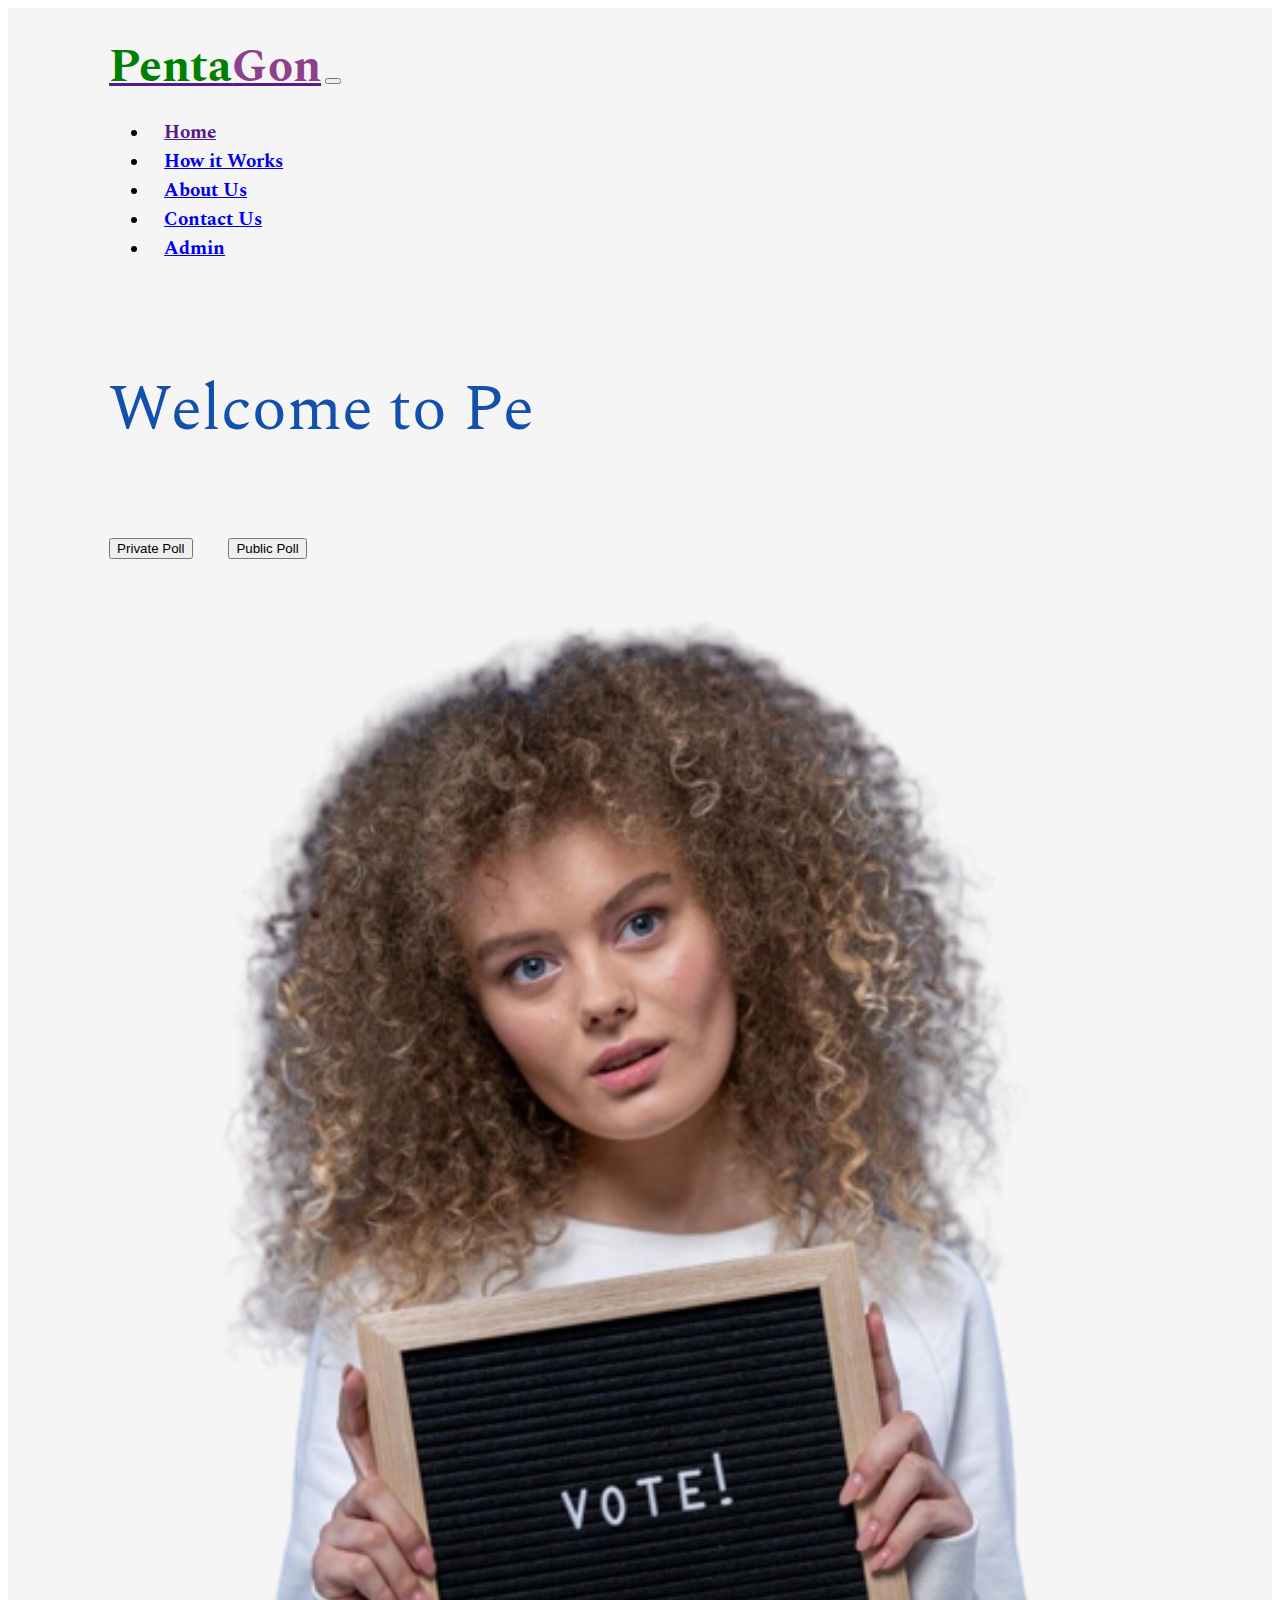
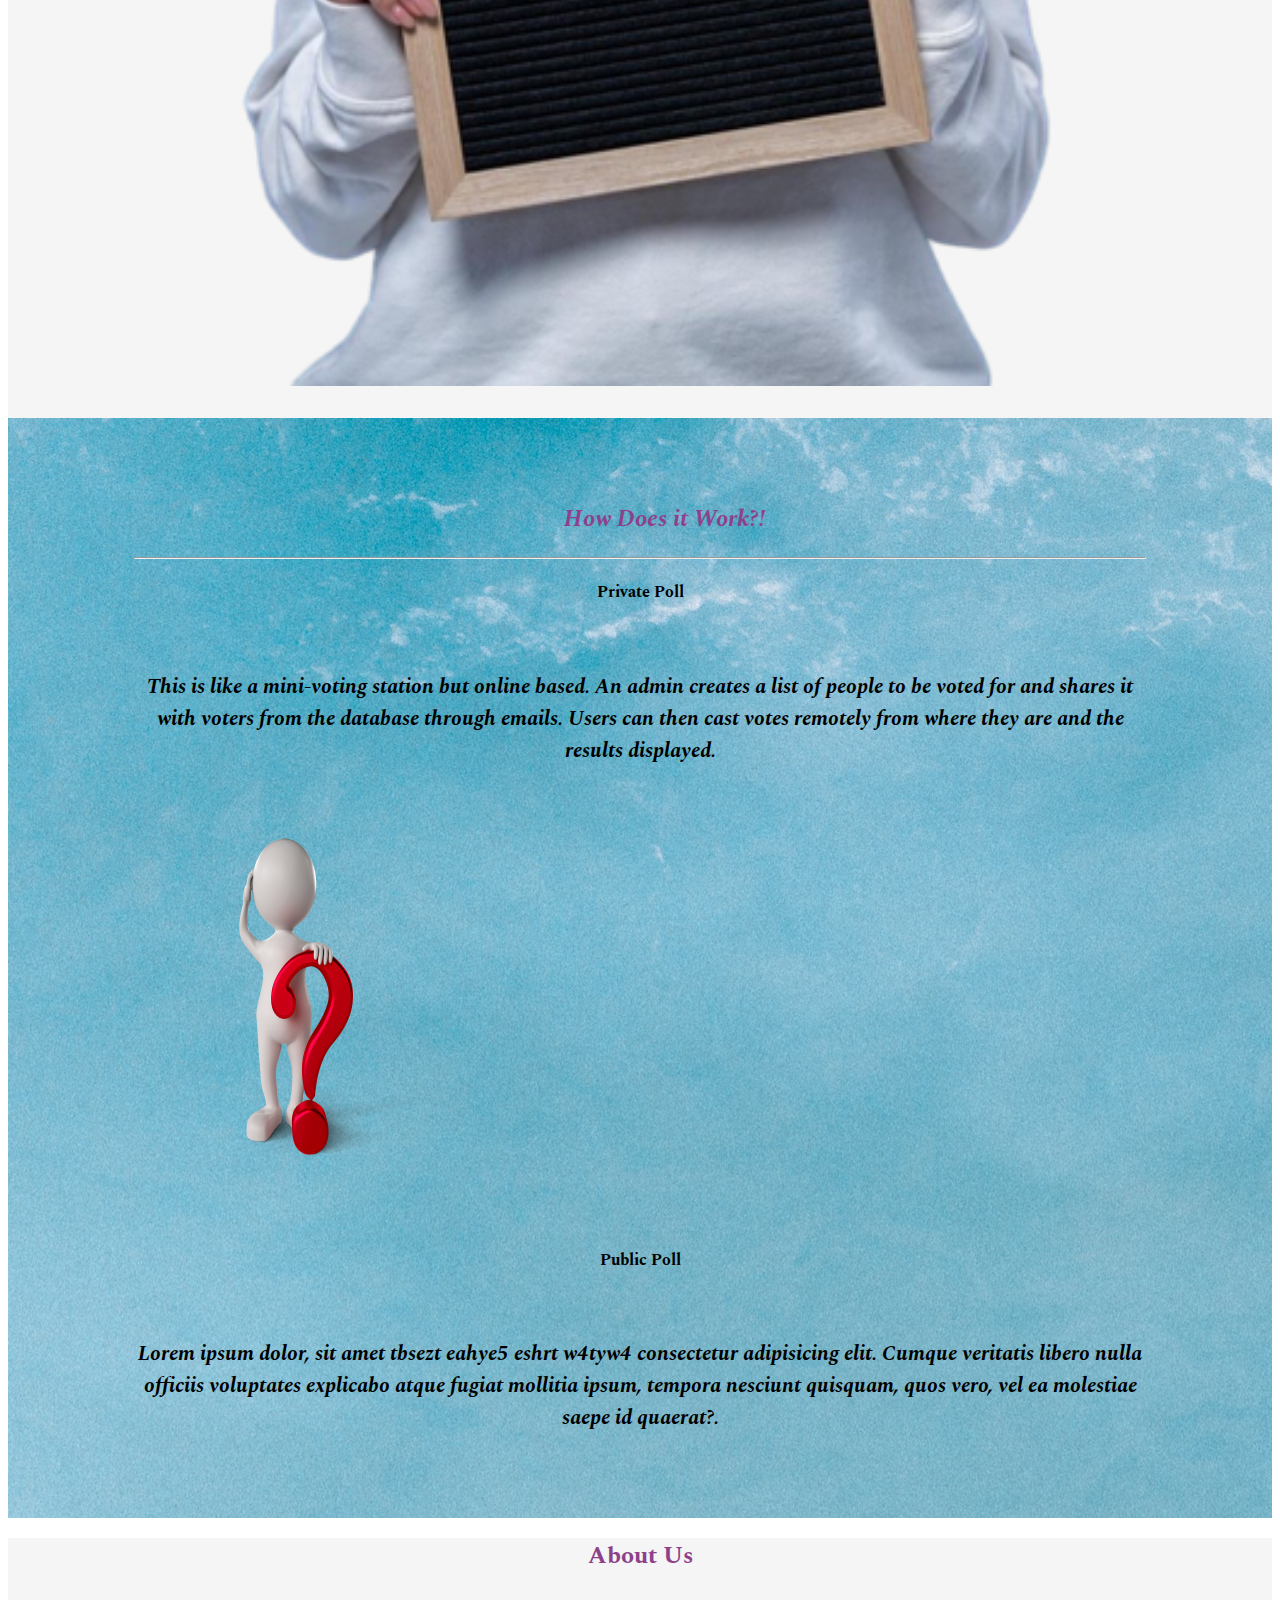
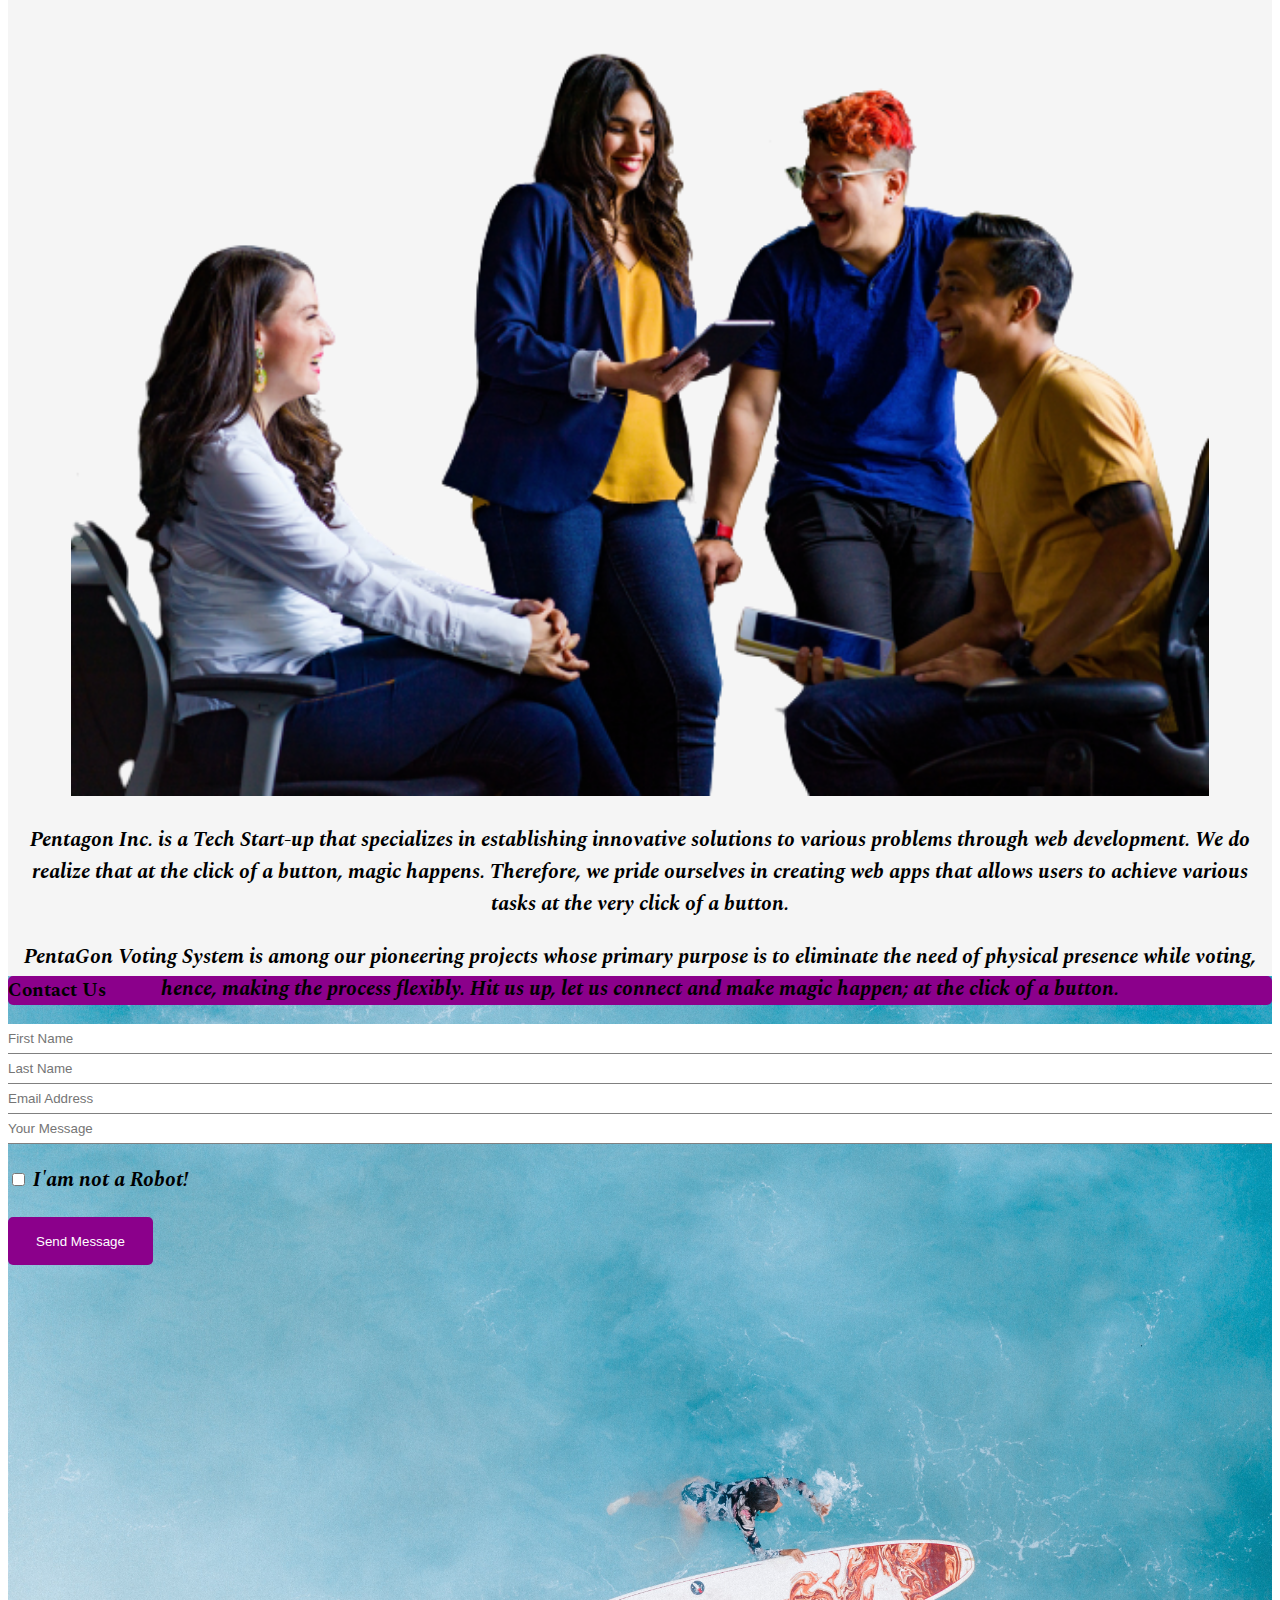
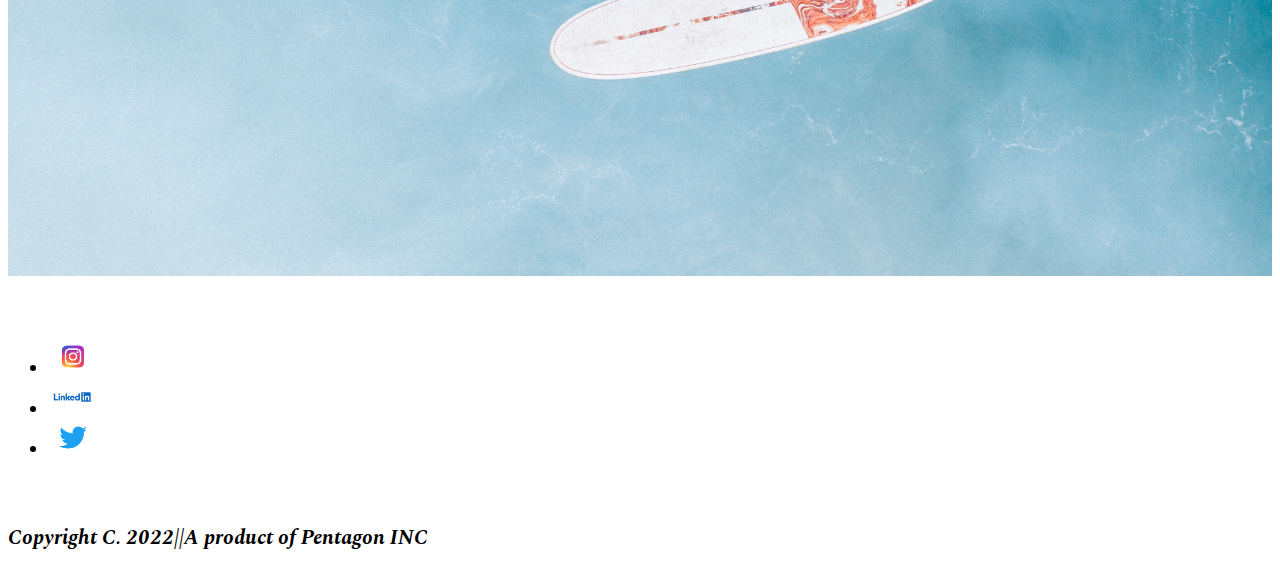
<file: index.html>
<!doctype html>
<html lang="en">

<head>
    <!-- Required meta tags -->
    <meta charset="utf-8">
    <meta name="viewport" content="width=device-width, initial-scale=1">

    <style>
        @import url('https://fonts.googleapis.com/css2?family=Noto+Serif+Display:wght@300;400;600&family=Spectral:ital,wght@0,300;0,500;0,600;0,700;1,300&family=Ubuntu:ital,wght@0,500;0,700;1,300&display=swap');
        </style>
      
    <!-- Bootstrap CSS -->
    <link href="https://cdn.jsdelivr.net/npm/bootstrap@5.1.3/dist/css/bootstrap.min.css" rel="stylesheet" integrity="sha384-1BmE4kWBq78iYhFldvKuhfTAU6auU8tT94WrHftjDbrCEXSU1oBoqyl2QvZ6jIW3" crossorigin="anonymous">
    <link rel="stylesheet" type="text/css" href="style.css">
    <title>Online voting system</title>

  <section id="title">  

<!-- Nav Bar -->
  <div class="container-fluid pt-0">
    <nav class="navbar navbar-expand-lg navbar-light">
      <a class="navbar-brand" href=""><span class ="penta">Penta</span><span class ="gon">Gon</span></a>
      <button class="navbar-toggler" type="button" data-bs-toggle="collapse" data-bs-target="#navbarTogglerDemo01" aria-controls="navbarTogglerDemo01" aria-expanded="false" aria-label="Toggle navigation">
          <span class="navbar-toggler-icon"></span>
        </button>
       
     <div class="collapse navbar-collapse justify-content-end" id="navbarTogglerDemo01">
       <ul class="navbar-nav">  
          <li class="nav-item">
            <a class="nav-link" href="">Home</a>
         </li>
  
         <li class="nav-item">
            <a class="nav-link" href="#polls">How it Works</a>
          </li>
  
         <li class="nav-item">
           <a class="nav-link" href="#about">About Us</a>
         </li>

         <li class="nav-item">
          <a class="nav-link" href="#contact">Contact Us</a>
        </li>
  
         <li class="nav-item">
           <a class="nav-link" href="./pages/login.html">Admin</a>
         </li>
       </ul> 
     </div>
    </nav>
<!--Hero Section-->
<div class="row mt-4 mb-0">
    <div class="col-lg-7 col-md-12 col-sm-6 mb-0">
      <h1 id="text"></h1>
      <h1 id="text"></h1>
      <h1 id="text"></h1>
      <!-- <p class="hero-par col-6">The voting can be done regardless of who a person is, so long us he or she is eligible.Eligibility is based on a person's affiliation to the ongoing voting process e.g being a board meamber.</p> -->
      <button type="button" class="btn btn-dark btn-lg nav-button" onclick="window.location.href='./pages/polling-station.html'"></i>Private Poll</button>
      <button type="button" class="btn btn-outline-success btn-lg nav-button" onclick="window.location.href='./pages/public.html'"></i>Public Poll</button>
    </div>

    <div id= "image" class=" img-background col-lg-5">
      <img class="title-image " src="images/h1.png" alt="Picture of voter">
    </div>
  </div>
</div>
 </section> 

  <!--How it works Section-->
  <section  id="polls">

    <h2 class="polls-heading">How Does it Work?!</h1><hr>
    <div class="row">

    <div class=" private-poll col-lg-4 bg-light">
      <h4 class="text-warning pt-4">Private Poll</h4><br>
     
      <p>This is like a mini-voting station but online based. An admin creates a list of people to be voted for and shares it with voters from the database through emails. Users can then cast votes remotely from where they are and the results displayed.</p>
    </div>
    <div class=" col-lg-4">
        <img class="img2" src="images/v12.png" alt="Picture 11">
      </div>

      <div class="public-poll col-lg-4 bg-light">
        <h4 class="text-warning pt-4">Public Poll</h4><br>
     
        <p>Lorem ipsum dolor, sit amet tbsezt eahye5 eshrt w4tyw4 consectetur adipisicing elit. Cumque veritatis libero nulla officiis voluptates explicabo atque fugiat mollitia ipsum, tempora nesciunt quisquam, quos vero, vel ea molestiae saepe id quaerat?.</p>
      </div>
    </div>
   </div>
   </section>
<!--About Us Section-->
<section id ="about">
    <h2 class="about-us pt-5">About Us</h2>
      <div class="row">  
         <div class="col-lg-6">
            <img class="img1" src="images/r3.png" alt="picture 3">
         </div>
         <div class="col-lg-6 pt-5">
            <p>Pentagon Inc. is a Tech Start-up that specializes in establishing innovative solutions to various problems through web development. We do realize that at the click of a button, magic happens. Therefore, we pride ourselves in creating web apps that allows users to achieve various tasks at the very click of a button.</p>
            <p>PentaGon Voting System is among our pioneering projects whose primary purpose is to eliminate the need of physical presence while voting, hence, making the process flexibly. Hit us up, let us connect and make magic happen; at the click of a button. </p>
        </div>
      </div>
    </div>  
</section> 

<!--Contact Section-->
<section id="contact">
    <div class="container py-5">
      <div class="row">
        <div class="col-lg-6 mx-auto">
          <div class="card">
            <div class="card-body">
              <div class="row">
                <div class="col-lg-12">
                  <div class="head text-center text-white py-3">
                      <h3>Contact Us</h3>
                  </div>
                </div>
              </div>
              <div class="form py-3">
                <div class="form-row my-5">
                  <div class="col-lg-6">
                    <input type="text" class="effect-1" placeholder="First Name">
                    <span class="Focus-border"></span>
                  </div>
                  <div class="col-lg-6">
                    <input type="text" class="effect-1" placeholder="Last Name">
                    <span class="Focus-border"></span>
                  </div>
                </div>
                <div class="form-row pb-4">
                  <div class="col-lg-12">
                    <input type="text" class="effect-1" placeholder="Email Address">
                      <span class="Focus-border"></span>
                  </div>
                </div>
                <div class="form-row pt-5">
                  <div class="col-lg-12">
                    <input type="text" class="effect-1" placeholder="Your Message">
                      <span class="Focus-border"></span>
                  </div>
                </div>
                <div class="form-row p-4">
                  <div class="col-lg-6">
                    <p><input type="checkbox"> I'am not a Robot!</p>
                </div>
                  <div class="offset-2 col-lg-4">
                    <button class="btn1">Send Message</button>
                  </div>
                </div>
              </div>
            </div>
          </div>
        </div>
      </div>
    </div>
  </section>

<!--Footer Section-->
<br>
<br>
<footer class= "main-footer main-footer-container">
  <ul class="nav justify-content-center footer-nav">
      <li><a href="#" target="_blank">
          <img src="images/Ig.png" width="50" alt="IG Logo">
          </a>
     </li>
      <li><a href="#" target="_blank">
          <img src="images/lkn.png" width="50" alt="Linkedin Logo"></li>
          </a>  
     <li><a href="#" target="_blank">
          <img src="images/twt.png" width="50" alt="twitterLogo"></li>
          </a>
  </ul>
</footer>
  <br><p class="text-center">Copyright C. 2022||A product of Pentagon INC</p>
</body>
</html>

    <!-- Optional JavaScript; choose one of the two! -->

    <!-- Option 1: Bootstrap Bundle with Popper -->
    <script src="https://cdn.jsdelivr.net/npm/bootstrap@5.1.3/dist/js/bootstrap.bundle.min.js" integrity="sha384-ka7Sk0Gln4gmtz2MlQnikT1wXgYsOg+OMhuP+IlRH9sENBO0LRn5q+8nbTov4+1p" crossorigin="anonymous"></script>
    <script type="text/javascript">
        var i = 0, text;
        text = "Welcome to PentaGon! The Ultimate Online Voting System."

        function typing (){
            if(i<text.length){
                document.getElementById("text").innerHTML += text.charAt(i);
                i++;
                setTimeout(typing,70);
            }
        }
        typing(); 
    </script>
    <!-- Option 2: Separate Popper and Bootstrap JS -->
    <!--
    <script src="https://cdn.jsdelivr.net/npm/@popperjs/core@2.10.2/dist/umd/popper.min.js" integrity="sha384-7+zCNj/IqJ95wo16oMtfsKbZ9ccEh31eOz1HGyDuCQ6wgnyJNSYdrPa03rtR1zdB" crossorigin="anonymous"></script>
    <script src="https://cdn.jsdelivr.net/npm/bootstrap@5.1.3/dist/js/bootstrap.min.js" integrity="sha384-QJHtvGhmr9XOIpI6YVutG+2QOK9T+ZnN4kzFN1RtK3zEFEIsxhlmWl5/YESvpZ13" crossorigin="anonymous"></script>
    -->



</body>

</html>
</file>
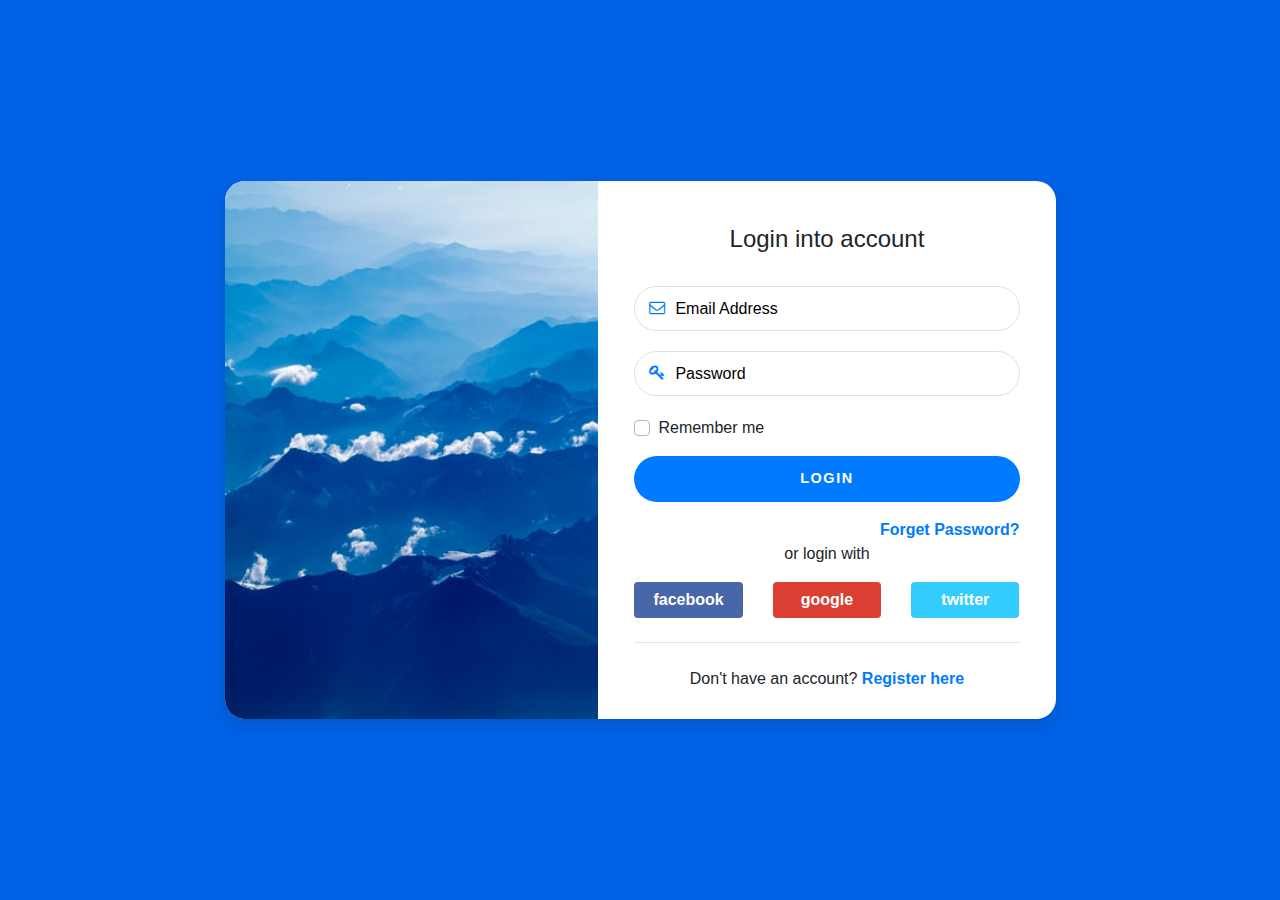
<file: images/login.html>
<!DOCTYPE html>
<html>
<head>
  <title>Login Form</title>
  <meta charset="utf-8">
  <meta name="viewport" content="width=device-width, initial-scale=1, shrink-to-fit=no">
  <link rel="stylesheet" type="text/css" href="style.css">
  <link rel="stylesheet" href="https://stackpath.bootstrapcdn.com/bootstrap/4.5.0/css/bootstrap.min.css">
  <link href="https://stackpath.bootstrapcdn.com/font-awesome/4.7.0/css/font-awesome.min.css" rel="stylesheet">
  <script src="https://code.jquery.com/jquery-3.5.1.slim.min.js"></script>
</head>
<body>
  <div class="container">
    <div class="row px-3">
      <div class="col-lg-10 col-xl-9 card flex-row mx-auto px-0">
        <div class="img-left d-none d-md-flex"></div>

        <div class="card-body">
          <h4 class="title text-center mt-4">
            Login into account
          </h4>
          <form class="form-box px-3">
            <div class="form-input">
              <span><i class="fa fa-envelope-o"></i></span>
              <input type="email" name="" placeholder="Email Address" tabindex="10" required>
            </div>
            <div class="form-input">
              <span><i class="fa fa-key"></i></span>
              <input type="password" name="" placeholder="Password" required>
            </div>

            <div class="mb-3">
              <div class="custom-control custom-checkbox">
                <input type="checkbox" class="custom-control-input" id="cb1" name="">
                <label class="custom-control-label" for="cb1">Remember me</label>
              </div>
            </div>

            <div class="mb-3">
              <button type="submit" class="btn btn-block text-uppercase">
                Login
              </button>
            </div>

            <div class="text-right">
              <a href="#" class="forget-link">
                Forget Password?
              </a>
            </div>

            <div class="text-center mb-3">
              or login with
            </div>

            <div class="row mb-3">
              <div class="col-4">
                <a href="#" class="btn btn-block btn-social btn-facebook">
                  facebook
                </a>
              </div>

              <div class="col-4">
                <a href="#" class="btn btn-block btn-social btn-google">
                  google
                </a>
              </div>

              <div class="col-4">
                <a href="#" class="btn btn-block btn-social btn-twitter">
                  twitter
                </a>
              </div>
            </div>

            <hr class="my-4">

            <div class="text-center mb-2">
              Don't have an account?
              <a href="#" class="register-link">
                Register here
              </a>
            </div>
          </form>
        </div>
      </div>
    </div>
  </div>
</body>
</html>
</file>
<file: style.css>
body{
    font-family:'Spectral', 'serif';
}


#title {
    background-color: whitesmoke;
   
}

/* .img-background{
    margin-top:24%;
    
} */
p {
    font-size: 1.3em;
    font-style: italic;
    font-weight: bolder;
   
}
.hero-par{
    font-size: 1.3em;
    font-style: italic;
    font-weight: 600;
    padding-left: 0.1em;
}
.para {
    width: 70%;
    margin: auto;
}

.hero-par{
    color: black;
}
h1{
    font-family:'Spectral', 'serif';
    font-size: 4.0rem;
    line-height: 1;
    color:#1350ac ;
    font-weight: 400;
   
}
h4 {
    font-family: 'Spectral', 'serif';
    font-weight: light;
}

h2{
    font-weight: bold;
    color:#8E418B ;
}
.container-fluid {
    padding: 2% 8%;
}

.navbar{
    padding-top: 0;
    padding-bottom: 3.5em;
}

.navbar-brand{
    font-family: 'Spectral', 'serif';
    font-size: 2.2em;
    font-weight: bold
}

.nav-item{
    padding: 0 15px;
    
}

.nav-link{
    font-family:'Spectral', 'serif';
    font-weight: bold;
    font-size: 1.2em;
}

.nav-button {
    margin: 5% 3% 5% 0;
}

.gon{
    color: #8E418B;
    font-size: 1.3em;
}
.penta {
    color: green;
    font-size: 1.3em;
}

.title-image{
    height: 100%;
    width: 100%;
}

#polls{
    padding: 5% 10%;
    background: url("images/v7.jpg");

}
.polls-heading{
    text-align: center;
    padding-left: 2em;
    font-style: italic;
    color: #8E418B;
   
}
.private-poll{
    text-align: center;
    
    
  
}
.public-poll{
    text-align: center;
  
}
.img1{
    height: 90%;
    width: 90%;
}

.img2 {
    height: 400px;
    width: 300px;
    padding-bottom: 2em;
}

/*About Section*/

#about {
    background:whitesmoke; 
    text-align: center;
    
    height: 100%;
    width: 100%;
}

.about-us {
    color:#8E418B ;
    font-weight: bolder;
} 


/* contact us section */

#contact {
    background:url("images/v7.jpg");
    background-size: 100% 100%;
    height: 100vh;
    width: 100%;
}

.head{
    background-color: darkmagenta;
    border-radius: 5px;
    margin-top: -50px;
}
.effect-1 {
    border: 0;
    outline: none;
    width: 100%;
    padding: 7px 0;
    border-bottom: 1px solid grey;
}
.effect-1 ~ .Focus-border {
    position: absolute;
    bottom: 0;
    left: 50%;
    height: 2px;
    background-color: darkmagenta;
    transition: 0.4s;
}

.effect-1:focus ~ .Focus-border{
    width: 100%;
    transition: 0.4s;
    left: 0;
}
.btn1 {
    background-color: darkmagenta;
    color: white;
    outline: none;
    border: none;
    border-radius: 5px;
    height: 48px;
    width: 145px;
}
</file>
<file: images/style.css>
body{
  height: 100vh;
  background: #0062E6 !important;
  display: flex;
  flex-direction: column;
  align-items: center;
  justify-content: center;
}

.card{
  overflow: hidden;
  border: 0 !important;
  border-radius: 20px !important;
  box-shadow: 0 0.5rem 1rem 0 rgba(0, 0, 0, 0.1);
}

.img-left{
  width: 45%;
  background: url('img.jpg') center;
  background-size: cover;
}

.card-body{
  padding: 2rem;
}

.title{
  margin-bottom: 2rem;
}

.form-input{
  position: relative;
}

.form-input input{
  width: 100%;
  height: 45px;
  padding-left: 40px;
  margin-bottom: 20px;
  box-sizing: border-box;
  box-shadow: none;
  border: 1px solid #00000020;
  border-radius: 50px;
  outline: none;
  background: transparent;
}

.form-input span{
  position: absolute;
  top: 10px;
  padding-left: 15px;
  color: #007bff;
}

.form-input input::placeholder{
  color: black;
  padding-left: 0px;
}

.form-input input:focus, .form-input input:valid{
  border: 2px solid #007bff;
}

.form-input input:focus::placeholder{
  color: #454b69;
}

.custom-checkbox .custom-control-input:checked ~ .custom-control-label::before{
  background-color: #007bff !important;
  border: 0px;
}

.form-box button[type="submit"]{
  margin-top: 10px;
  border: none;
  cursor: pointer;
  border-radius: 50px;
  background: #007bff;
  color: #fff;
  font-size: 90%;
  font-weight: bold;
  letter-spacing: .1rem;
  transition: 0.5s;
  padding: 12px;
}

.form-box button[type="submit"]:hover{
  background: #0069d9;
}

.forget-link, .register-link{
  color: #007bff;
  font-weight: bold;
}

.forget-link:hover, .register-link:hover{
  color: #0069d9;
  text-decoration: none;
}

.form-box .btn-social{
  color: white !important;
  border: 0;
  font-weight: bold;
}

.form-box .btn-facebook{
  background: #4866a8;
}

.form-box .btn-google{
  background: #da3f34;
}

.form-box .btn-twitter{
  background: #33ccff;
}

.form-box .btn-facebook:hover{
  background: #3d578f;
}

.form-box .btn-google:hover{
  background: #bf3b31;
}

.form-box .btn-twitter:hover{
  background: #2eb7e5;
}
</file>
